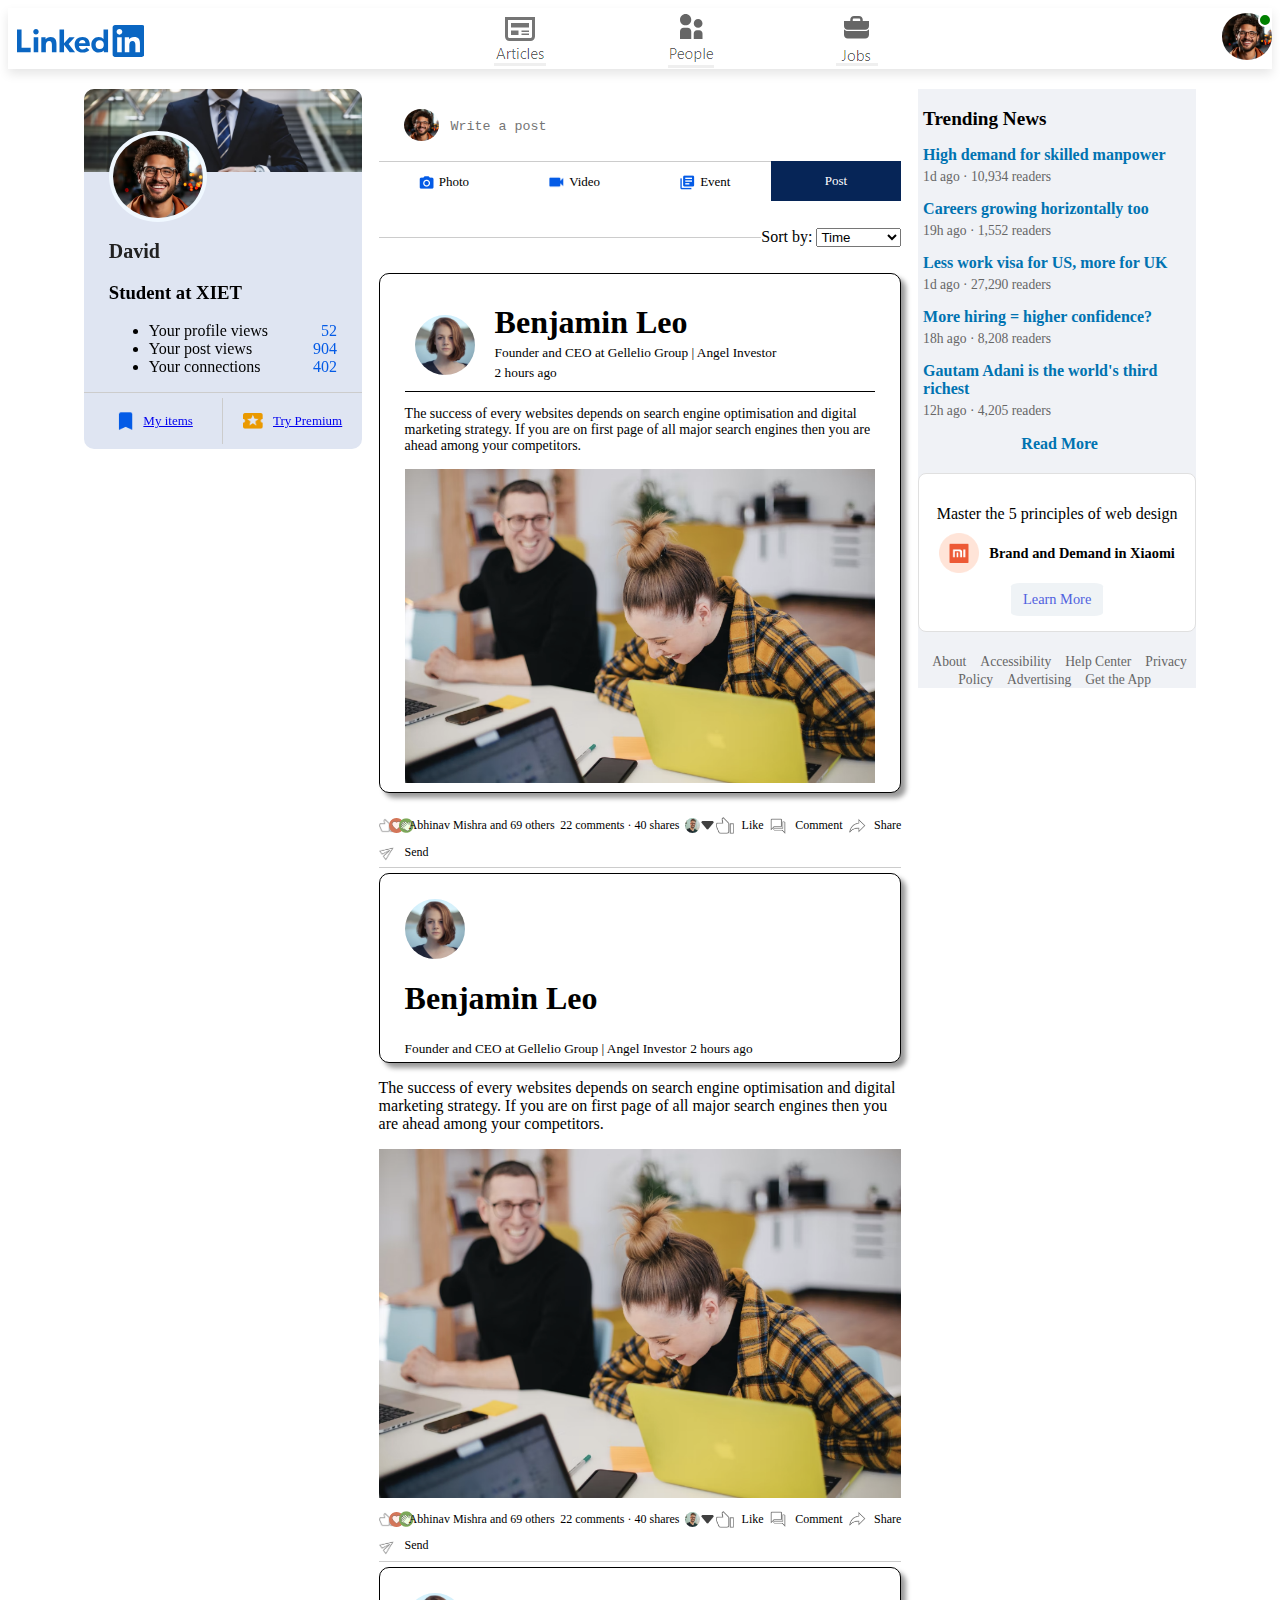
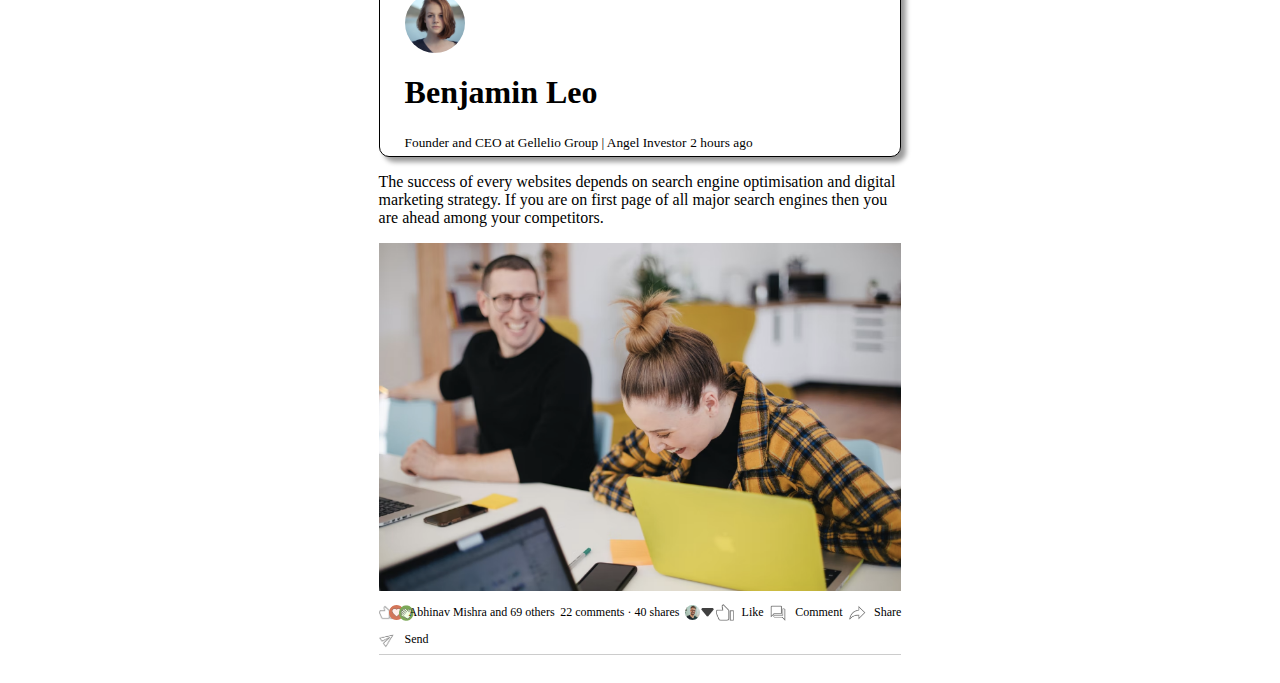
<file: index.html>
<!DOCTYPE html>
<html lang="en">
<head>
    <meta charset="UTF-8">
    <meta name="viewport" content="width=device-width, initial-scale=1.0">
    <title>Document</title>
    <link rel="stylesheet" href="style-home.css">
</head>
<body>
        <nav class="navbar">
            <img src="images/logo.png" alt="LinkedIn">
            <div class="go-to">
                <a href="articles.html">
            <button class="nav-button">
                <img src="images/articles.png" alt="articles" class="clickable-img">
            </button> </a>
            <a href="articles.html">
            <button class="nav-button">
                <img src="images/people.png" alt="people" class="clickable-img">
            </button>
            </a>
            <a href="articles.html">
            <button class="nav-button">
                <img src="images/jobs.png" alt="jobs" class="clickable-img">
            </button></a>
            </div>
            <div class="online">
                <label for="profile-toggle" class="profile-label">
                    <img src="images/profile.png" id="profilepic" alt="Profile">
                </label>
            </div>
            <input type="checkbox" id="profile-toggle" class="profile-checkbox">
            <div class="profile-dropdown" id="profileDropdown">
                <div class="profile-info">
                    <img src="images/profile.png" alt="Profile Picture">
                    <h2>Rayan Walton</h2>
                    <p>See your profile</p>
                </div>
                <ul>
                    <li><a href="#">Give Feedback</a></li>
                    <li><a href="#">Settings & Privacy</a></li>
                    <li><a href="#">Help & Support</a></li>
                    <li><a href="#">Display & Accessibility</a></li>
                    <li><a href="#">Logout</a></li>
                </ul>
            </div>
            

            </div>
        </nav> 
<div class="container">
    <div class="left-side-bar">
        <div class="sidebar-profile-box">
            <img src="images/images2/cover-pic.png" width="100%">
            <div class="sidebar-profile-info">
                <img src="images/profile.png">
                <h1>David</h1>
                <h3>Student at XIET</h3>
                <ul>
                    <li>Your profile views <span>52</span></li>
                    <li>Your post views <span>904</span></li>
                    <li>Your connections <span>402</span></li>
                </ul>
            </div>
            <div class="sidebar-profile-link">
                <a href="#"><img src="images/images2/items.png"> My items </a>
                <a href="#"><img src="images/images2/premium.png"> Try Premium</a>
            </div>
        </div>

    </div>
    <div class="main-content">
        <div class="create-post">
            <div class="create-post-input">
                <img src="images/profile.png">
                <textarea rows="2" placeholder="Write a post"></textarea>
            </div>
            <div class="create-post-links">
              <li><img src="images/images2/photo.png">Photo</li>
              <li><img src="images/images2/video.png">Video</li>
              <li><img src="images/images2/event.png">Event</li>
              <li>Post</li>
            </div>
        </div>
        <div class="sort-by">
          <hr>
  
          <p>Sort by: <span>
            <select name="" id=""><img src="images/images2/down-arrow.png">
            <option value="time">Time</option>
            <option value="relevance">Relevance</option>
          </select></span></p>
        </div>

        <div class="post">
          <div class="post-header">
            <div class="post-author">
              <img src="images/images2/user-3.png">
            </div>
            <div class="post-author2">
              <h1>Benjamin Leo</h1>
              <small>Founder and CEO at Gellelio Group | Angel Investor</small>
              <small>2 hours ago</small>
            </div>
          </div>
  
          <div class="post-content">
            <p>The success of every websites depends on search engine optimisation and 
              digital marketing strategy. If you are on first page of all major search engines
              then you are ahead among your competitors.</p>
            <img src="images/images2/post-image-1.png" width="100%">
          </div>
        </div>


        <div class="post-stats">
          <div>
            <img src="images/images2/thumbsup.png">
            <img src="images/images2/love.png">
            <img src="images/images2/clap.png">
            <span class="liked">Abhinav Mishra and 69 others</span>
        </div>
        <div>
          <span>22 comments &middot; 40 shares</span>
        </div>
        <div class="post-activity">
            <img src="images/images2/user-1.png" class="post-activity-user-icon">
            <img src="images/images2/down-arrow.png" class="post-activity-arrow-icon">
        </div>
        <div class="post-activity-link">
            <img src="images/images2/like.png">
            <span>Like</span>
        </div>
        <div class="post-activity-link">
            <img src="images/images2/comment.png">
            <span>Comment</span>
        </div>
        <div class="post-activity-link">
            <img src="images/images2/share.png">
            <span>Share</span>
        </div>
        <div class="post-activity-link">
            <img src="images/images2/send.png">
            <span>Send</span>
        </div>

    </div>
    <div class="post">
        <div class="post-author">
          <img src="images/images2/user-3.png">
          </div>
          <div>
            <h1>Benjamin Leo</h1>
            <small>Founder and CEO at Gellelio Group | Angel Investor</small>
            <small>2 hours ago</small>
        </div>
      </div>
      <p>The success of every websites depends on search engine optimisation and 
      digital marketing strategy. If you are on first page of all major search engines
      then you are ahead among your competitors.</p>
      <img src="images/images2/post-image-1.png" width="100%">


      <div class="post-stats">
        <div>
          <img src="images/images2/thumbsup.png">
          <img src="images/images2/love.png">
          <img src="images/images2/clap.png">
          <span class="liked">Abhinav Mishra and 69 others</span>
      </div>
      <div>
        <span>22 comments &middot; 40 shares</span>
      </div>
      <div class="post-activity">
          <img src="images/images2/user-1.png" class="post-activity-user-icon">
          <img src="images/images2/down-arrow.png" class="post-activity-arrow-icon">
      </div>
      <div class="post-activity-link">
          <img src="images/images2/like.png">
          <span>Like</span>
      </div>
      <div class="post-activity-link">
          <img src="images/images2/comment.png">
          <span>Comment</span>
      </div>
      <div class="post-activity-link">
          <img src="images/images2/share.png">
          <span>Share</span>
      </div>
      <div class="post-activity-link">
          <img src="images/images2/send.png">
          <span>Send</span>
      </div>

  </div>
  <div class="post">
    <div class="post-author">
      <img src="images/images2/user-3.png">
      </div>
      <div>
        <h1>Benjamin Leo</h1>
        <small>Founder and CEO at Gellelio Group | Angel Investor</small>
        <small>2 hours ago</small>
    </div>
  </div>
  <p>The success of every websites depends on search engine optimisation and 
  digital marketing strategy. If you are on first page of all major search engines
  then you are ahead among your competitors.</p>
  <img src="images/images2/post-image-1.png" width="100%">


  <div class="post-stats">
    <div>
      <img src="images/images2/thumbsup.png">
      <img src="images/images2/love.png">
      <img src="images/images2/clap.png">
      <span class="liked">Abhinav Mishra and 69 others</span>
  </div>
  <div>
    <span>22 comments &middot; 40 shares</span>
  </div>
  <div class="post-activity">
      <img src="images/images2/user-1.png" class="post-activity-user-icon">
      <img src="images/images2/down-arrow.png" class="post-activity-arrow-icon">
  </div>
  <div class="post-activity-link">
      <img src="images/images2/like.png">
      <span>Like</span>
  </div>
  <div class="post-activity-link">
      <img src="images/images2/comment.png">
      <span>Comment</span>
  </div>
  <div class="post-activity-link">
      <img src="images/images2/share.png">
      <span>Share</span>
  </div>
  <div class="post-activity-link">
      <img src="images/images2/send.png">
      <span>Send</span>
  </div>

</div>


    </div>
    <div class="right-sidebar">
        <div class="trending-news">
          <h3>Trending News</h3>
          <ul>
            <li>
              <a href="#">High demand for skilled manpower</a>
              <p>1d ago · 10,934 readers</p>
            </li>
            <li>
              <a href="#">Careers growing horizontally too</a>
              <p>19h ago · 1,552 readers</p>
            </li>
            <li>
              <a href="#">Less work visa for US, more for UK</a>
              <p>1d ago · 27,290 readers</p>
            </li>
            <li>
              <a href="#">More hiring = higher confidence?</a>
              <p>18h ago · 8,208 readers</p>
            </li>
            <li>
              <a href="#">Gautam Adani is the world's third richest</a>
              <p>12h ago · 4,205 readers</p>
            </li>
          </ul>
          <a href="#" class="read-more">Read More</a>
        </div>
        
        <div class="advertisement">
          <p>Master the 5 principles of web design</p>
          <div class="ad-brand">
            <img src="images/images2/mi-logo.png" alt="Xiaomi Logo">
            <span>Brand and Demand in Xiaomi</span>
          </div>
          <a href="#" class="learn-more">Learn More</a>
        </div>
      
        <div class="footer-links">
          <a href="#">About</a>
          <a href="#">Accessibility</a>
          <a href="#">Help Center</a>
          <a href="#">Privacy Policy</a>
          <a href="#">Advertising</a>
          <a href="#">Get the App</a>
        </div>
      </div>
      
</div>
    
</body>
</html>
</file>
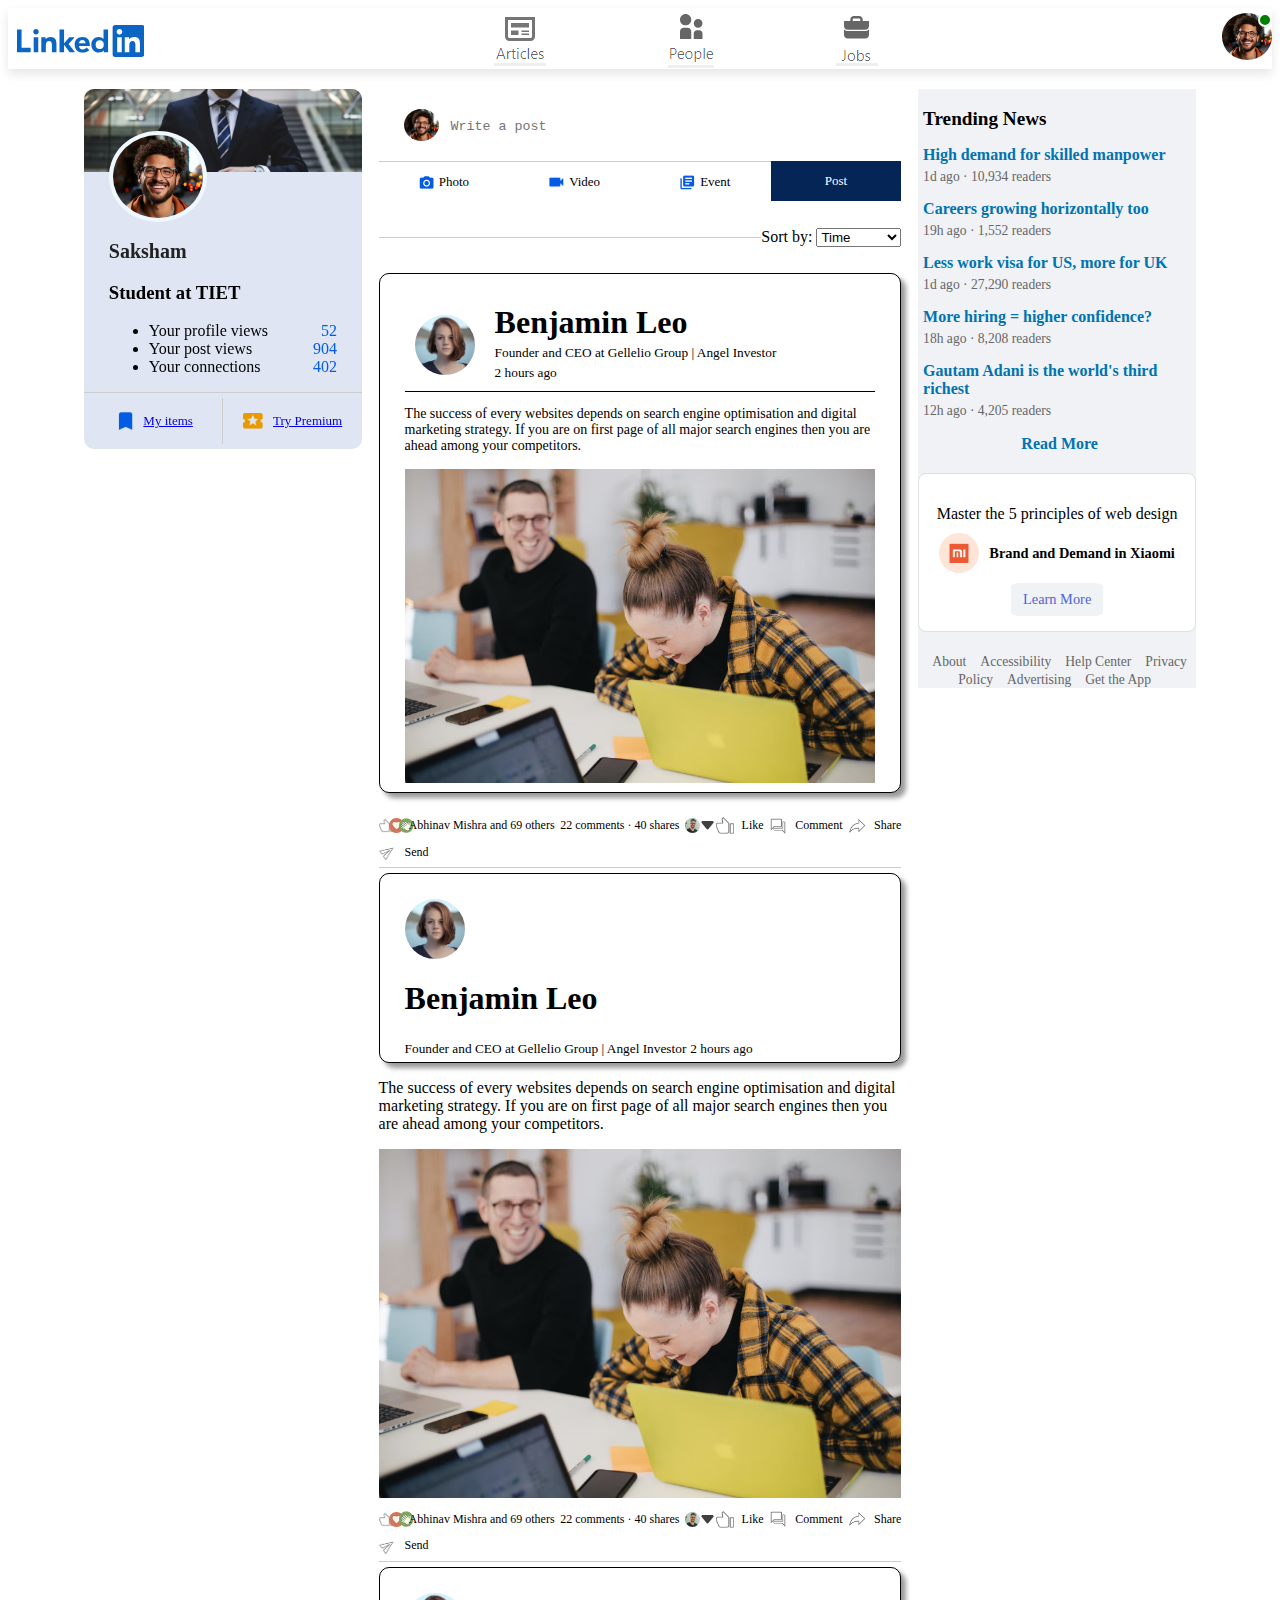
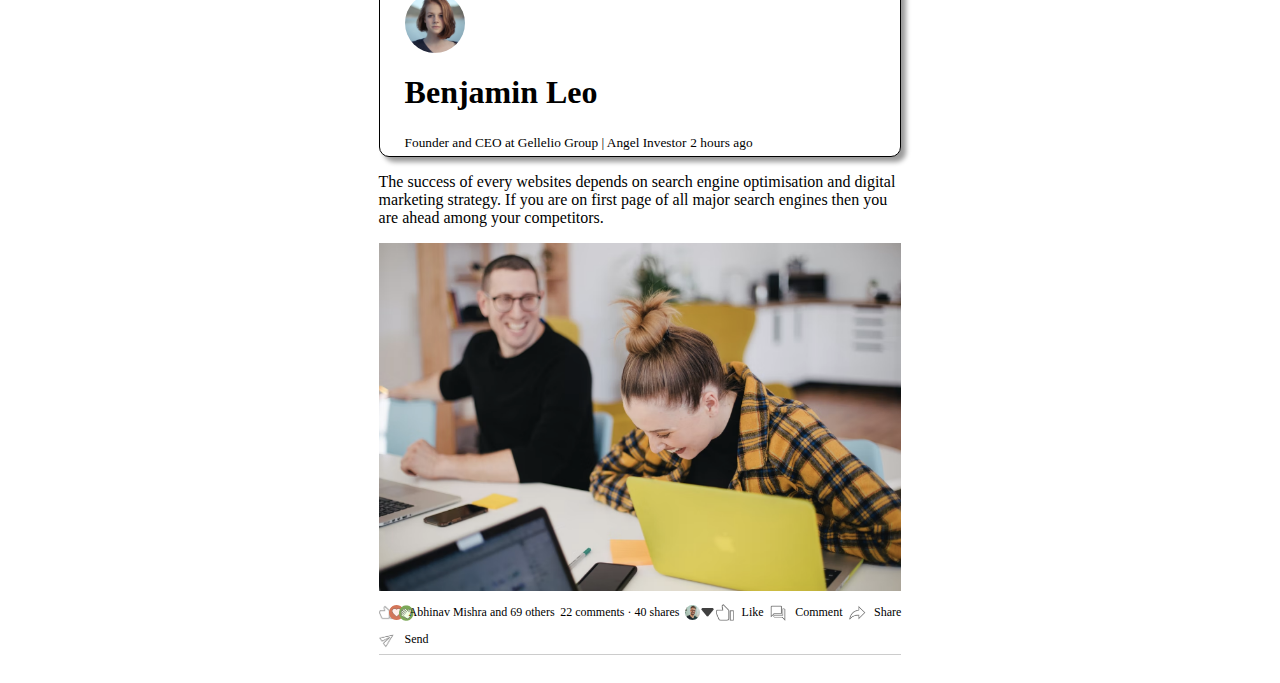
<file: homepage.html>
<!DOCTYPE html>
<html lang="en">
<head>
    <meta charset="UTF-8">
    <meta name="viewport" content="width=device-width, initial-scale=1.0">
    <title>Document</title>
    <link rel="stylesheet" href="style-home.css">
</head>
<body>
        <nav class="navbar">
            <img src="images/logo.png" alt="LinkedIn">
            <div class="go-to">
                <a href="articles.html">
            <button class="nav-button">
                <img src="images/articles.png" alt="articles" class="clickable-img">
            </button> </a>
            <a href="articles.html">
            <button class="nav-button">
                <img src="images/people.png" alt="people" class="clickable-img">
            </button>
            </a>
            <a href="articles.html">
            <button class="nav-button">
                <img src="images/jobs.png" alt="jobs" class="clickable-img">
            </button></a>
            </div>
            <div class="online">
                <label for="profile-toggle" class="profile-label">
                    <img src="images/profile.png" id="profilepic" alt="Profile">
                </label>
            </div>
            <input type="checkbox" id="profile-toggle" class="profile-checkbox">
            <div class="profile-dropdown" id="profileDropdown">
                <div class="profile-info">
                    <img src="images/profile.png" alt="Profile Picture">
                    <h2>Rayan Walton</h2>
                    <p>See your profile</p>
                </div>
                <ul>
                    <li><a href="#">Give Feedback</a></li>
                    <li><a href="#">Settings & Privacy</a></li>
                    <li><a href="#">Help & Support</a></li>
                    <li><a href="#">Display & Accessibility</a></li>
                    <li><a href="#">Logout</a></li>
                </ul>
            </div>
            

            </div>
        </nav> 
<div class="container">
    <div class="left-side-bar">
        <div class="sidebar-profile-box">
            <img src="images/images2/cover-pic.png" width="100%">
            <div class="sidebar-profile-info">
                <img src="images/profile.png">
                <h1>Saksham</h1>
                <h3>Student at TIET</h3>
                <ul>
                    <li>Your profile views <span>52</span></li>
                    <li>Your post views <span>904</span></li>
                    <li>Your connections <span>402</span></li>
                </ul>
            </div>
            <div class="sidebar-profile-link">
                <a href="#"><img src="images/images2/items.png"> My items </a>
                <a href="#"><img src="images/images2/premium.png"> Try Premium</a>
            </div>
        </div>

    </div>
    <div class="main-content">
        <div class="create-post">
            <div class="create-post-input">
                <img src="images/profile.png">
                <textarea rows="2" placeholder="Write a post"></textarea>
            </div>
            <div class="create-post-links">
              <li><img src="images/images2/photo.png">Photo</li>
              <li><img src="images/images2/video.png">Video</li>
              <li><img src="images/images2/event.png">Event</li>
              <li>Post</li>
            </div>
        </div>
        <div class="sort-by">
          <hr>
  
          <p>Sort by: <span>
            <select name="" id=""><img src="images/images2/down-arrow.png">
            <option value="time">Time</option>
            <option value="relevance">Relevance</option>
          </select></span></p>
        </div>

        <div class="post">
          <div class="post-header">
            <div class="post-author">
              <img src="images/images2/user-3.png">
            </div>
            <div class="post-author2">
              <h1>Benjamin Leo</h1>
              <small>Founder and CEO at Gellelio Group | Angel Investor</small>
              <small>2 hours ago</small>
            </div>
          </div>
  
          <div class="post-content">
            <p>The success of every websites depends on search engine optimisation and 
              digital marketing strategy. If you are on first page of all major search engines
              then you are ahead among your competitors.</p>
            <img src="images/images2/post-image-1.png" width="100%">
          </div>
        </div>


        <div class="post-stats">
          <div>
            <img src="images/images2/thumbsup.png">
            <img src="images/images2/love.png">
            <img src="images/images2/clap.png">
            <span class="liked">Abhinav Mishra and 69 others</span>
        </div>
        <div>
          <span>22 comments &middot; 40 shares</span>
        </div>
        <div class="post-activity">
            <img src="images/images2/user-1.png" class="post-activity-user-icon">
            <img src="images/images2/down-arrow.png" class="post-activity-arrow-icon">
        </div>
        <div class="post-activity-link">
            <img src="images/images2/like.png">
            <span>Like</span>
        </div>
        <div class="post-activity-link">
            <img src="images/images2/comment.png">
            <span>Comment</span>
        </div>
        <div class="post-activity-link">
            <img src="images/images2/share.png">
            <span>Share</span>
        </div>
        <div class="post-activity-link">
            <img src="images/images2/send.png">
            <span>Send</span>
        </div>

    </div>
    <div class="post">
        <div class="post-author">
          <img src="images/images2/user-3.png">
          </div>
          <div>
            <h1>Benjamin Leo</h1>
            <small>Founder and CEO at Gellelio Group | Angel Investor</small>
            <small>2 hours ago</small>
        </div>
      </div>
      <p>The success of every websites depends on search engine optimisation and 
      digital marketing strategy. If you are on first page of all major search engines
      then you are ahead among your competitors.</p>
      <img src="images/images2/post-image-1.png" width="100%">


      <div class="post-stats">
        <div>
          <img src="images/images2/thumbsup.png">
          <img src="images/images2/love.png">
          <img src="images/images2/clap.png">
          <span class="liked">Abhinav Mishra and 69 others</span>
      </div>
      <div>
        <span>22 comments &middot; 40 shares</span>
      </div>
      <div class="post-activity">
          <img src="images/images2/user-1.png" class="post-activity-user-icon">
          <img src="images/images2/down-arrow.png" class="post-activity-arrow-icon">
      </div>
      <div class="post-activity-link">
          <img src="images/images2/like.png">
          <span>Like</span>
      </div>
      <div class="post-activity-link">
          <img src="images/images2/comment.png">
          <span>Comment</span>
      </div>
      <div class="post-activity-link">
          <img src="images/images2/share.png">
          <span>Share</span>
      </div>
      <div class="post-activity-link">
          <img src="images/images2/send.png">
          <span>Send</span>
      </div>

  </div>
  <div class="post">
    <div class="post-author">
      <img src="images/images2/user-3.png">
      </div>
      <div>
        <h1>Benjamin Leo</h1>
        <small>Founder and CEO at Gellelio Group | Angel Investor</small>
        <small>2 hours ago</small>
    </div>
  </div>
  <p>The success of every websites depends on search engine optimisation and 
  digital marketing strategy. If you are on first page of all major search engines
  then you are ahead among your competitors.</p>
  <img src="images/images2/post-image-1.png" width="100%">


  <div class="post-stats">
    <div>
      <img src="images/images2/thumbsup.png">
      <img src="images/images2/love.png">
      <img src="images/images2/clap.png">
      <span class="liked">Abhinav Mishra and 69 others</span>
  </div>
  <div>
    <span>22 comments &middot; 40 shares</span>
  </div>
  <div class="post-activity">
      <img src="images/images2/user-1.png" class="post-activity-user-icon">
      <img src="images/images2/down-arrow.png" class="post-activity-arrow-icon">
  </div>
  <div class="post-activity-link">
      <img src="images/images2/like.png">
      <span>Like</span>
  </div>
  <div class="post-activity-link">
      <img src="images/images2/comment.png">
      <span>Comment</span>
  </div>
  <div class="post-activity-link">
      <img src="images/images2/share.png">
      <span>Share</span>
  </div>
  <div class="post-activity-link">
      <img src="images/images2/send.png">
      <span>Send</span>
  </div>

</div>


    </div>
    <div class="right-sidebar">
        <div class="trending-news">
          <h3>Trending News</h3>
          <ul>
            <li>
              <a href="#">High demand for skilled manpower</a>
              <p>1d ago · 10,934 readers</p>
            </li>
            <li>
              <a href="#">Careers growing horizontally too</a>
              <p>19h ago · 1,552 readers</p>
            </li>
            <li>
              <a href="#">Less work visa for US, more for UK</a>
              <p>1d ago · 27,290 readers</p>
            </li>
            <li>
              <a href="#">More hiring = higher confidence?</a>
              <p>18h ago · 8,208 readers</p>
            </li>
            <li>
              <a href="#">Gautam Adani is the world's third richest</a>
              <p>12h ago · 4,205 readers</p>
            </li>
          </ul>
          <a href="#" class="read-more">Read More</a>
        </div>
        
        <div class="advertisement">
          <p>Master the 5 principles of web design</p>
          <div class="ad-brand">
            <img src="images/images2/mi-logo.png" alt="Xiaomi Logo">
            <span>Brand and Demand in Xiaomi</span>
          </div>
          <a href="#" class="learn-more">Learn More</a>
        </div>
      
        <div class="footer-links">
          <a href="#">About</a>
          <a href="#">Accessibility</a>
          <a href="#">Help Center</a>
          <a href="#">Privacy Policy</a>
          <a href="#">Advertising</a>
          <a href="#">Get the App</a>
        </div>
      </div>
      
</div>
    
</body>
</html>
</file>
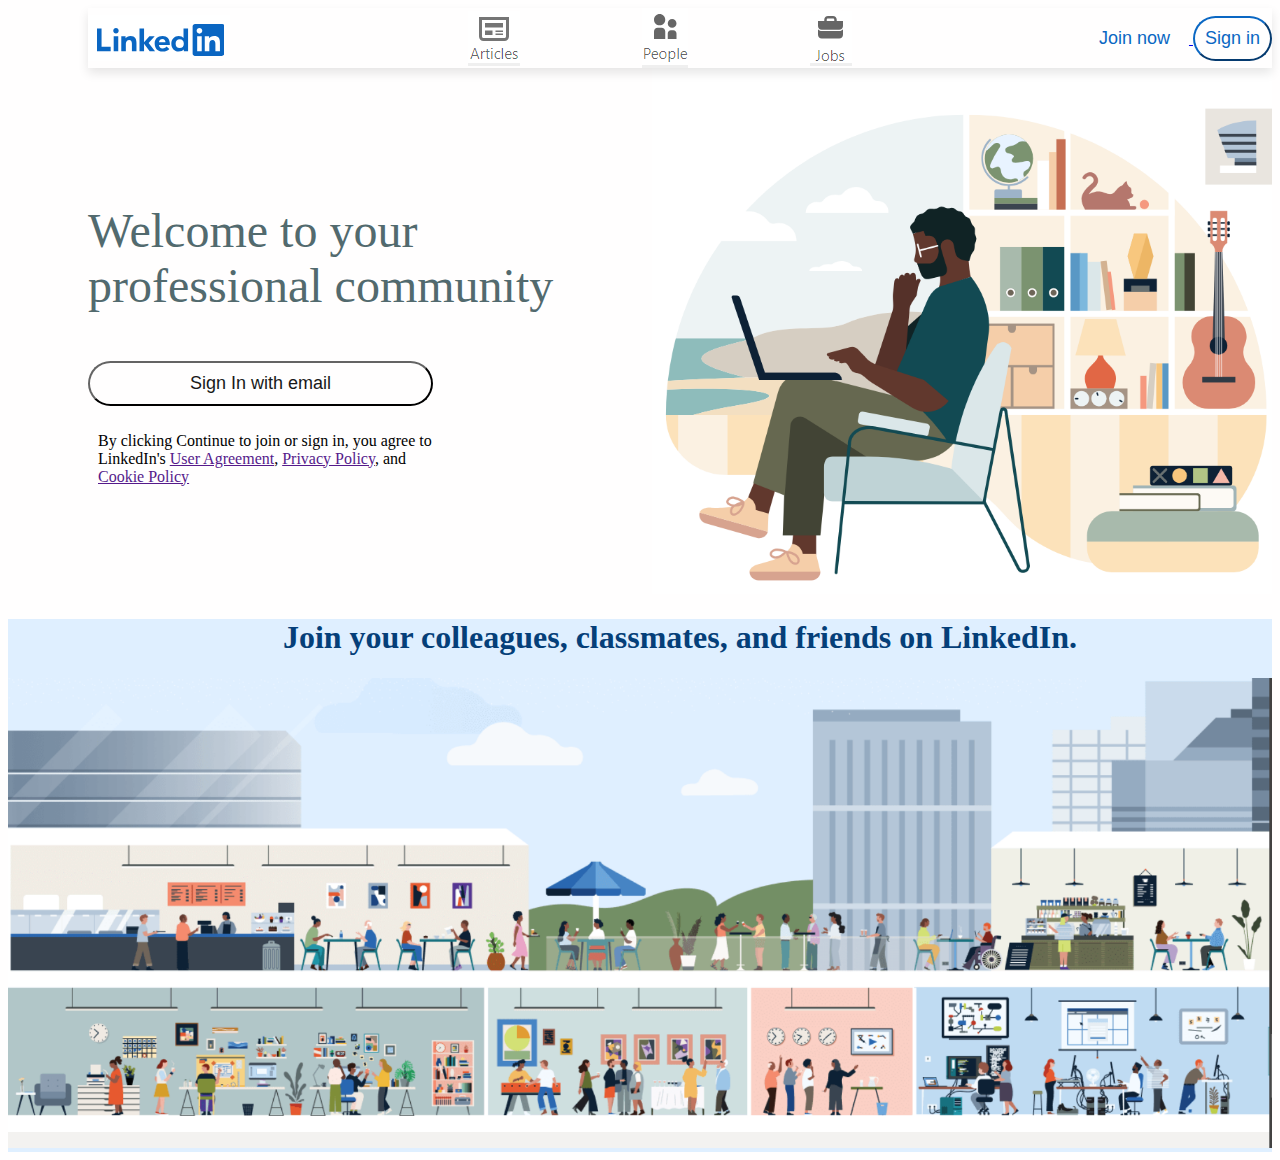
<file: welcome.html>
<!DOCTYPE html>
<html lang="en">
<head>
    <meta charset="UTF-8">
    <meta name="viewport" content="width=device-width, initial-scale=1.0">
    <title>Document</title>
    <link rel="stylesheet" href="style.css">
</head>
<body>
    <nav class="navbar">
        <img src="images/logo.png" alt="LinkedIn">
        <div class="go-to">
        <button class="nav-button">
            <img src="images/articles.png" alt="articles" class="clickable-img">
        </button>
        <button class="nav-button">
            <img src="images/people.png" alt="people" class="clickable-img">
        </button>
        <button class="nav-button">
            <img src="images/jobs.png" alt="jobs" class="clickable-img">
        </button>
        </div>
    
        <div class="Login">
        <a href="signup1.html"><button id="joinnow">
            Join now
        </button>
        </a>
        <a href="login.html">
        <button id="signin">
            Sign in
        </button>
        </a>
    </div>
    </nav>
    <div class="content">
    <section>
        <div class="welcome">
        <p>Welcome to your professional community</p>
        </div>
        <a href="login.html">
            <button id="signemail" > Sign In with email </button>
            </a>
        <div class="policy">
            <p>By clicking Continue to join or sign in, you agree to LinkedIn's 
            <a href="">User Agreement</a>, <a href="">Privacy Policy</a>, and <a href=""> Cookie Policy </a> </p>
        </div>
    </section>
    <aside class="aside">
        <img id="asidebg" src="images/asidebg.png">
    </aside>
    </div>
    <div id="foot">
        <h1 id="join">Join your colleagues, classmates, and friends on LinkedIn.</h1>
        <img src="images/foot.png" alt="footer illustration" id="footill">
    </div>
    
</body>
</html>
</file>
<file: style-home.css>
.clickable-img{
    width: auto;
    height: auto;

}
.navbar{
    margin-left: 0px;
    display: flex;
    justify-content: space-between;
    align-items: center;
    position: sticky;
    z-index: 100;
    box-shadow: 0 5px 10px rgba(0, 0, 0, 0.1);
    top: 0;
    background-color: #ffffff;
}
.go-to{
  width: 30vw;
  display: flex;
  justify-content: space-between;
  align-items: center;
}
.nav-button {
    border: none; 
    padding: 0;
    cursor: pointer;
    transition: background-color 0.8s;
}
.nav-button:hover {
    background-color: #0A67C3;

}
.nav-profile{
    border: none;
    padding: 0;
}
#profilepic{
    border-radius: 50%;
    width: 50px;
    display: block;
    cursor: pointer;
    position: relative;
}
.online{
    position: relative;
}
.online::after{
    content:'';
    width: 10px;
    height: 10px;
    border: 2px solid white;
    border-radius: 50%;
    right: 0px;
    top: 0px;
    background: green;
    position: absolute;
}
/*-------navbarend--------*/
.container{
    padding: 20px 6%;
    display: flex;
    flex-wrap: wrap;
    justify-content: space-between;
}
/* left-side-bar */
.left-side-bar{
    flex-basis: 25%;
    align-self: flex-start;
    position: sticky;
    top: 73px;
    margin-top: 0%;
}
.sidebar-profile-box{
    background: #dfe5f2;
    border-radius: 10px;
    overflow: hidden;
}
.sidebar-profile-info{
    padding: 0 25px;
}
.sidebar-profile-info img{
    width: 90px;
    border-radius: 50%;
    background-color: aliceblue;
    padding: 4px;
    margin-top: -45px;
}
.sidebar-profile-info h1{
    font-size: 20px;
    font-weight: 600;
    color: #222;
}
.side-profile-info h3{
    font-size: 14px;
    font-weight: 500;
    color: #777;
}
.side-profile-info ul{
    list-style: none;
    margin: 20px 0;
}
.side-profile-info ul li{
    width: 100%;
    margin: 5px 0;
    font-size: 13px;
}
.sidebar-profile-info ul li span{
    float: right;
    color: #045be6;
}
.sidebar-profile-link{
    display: flex;
    align-items: center;
    border-top: 1px solid #ccc ;
}
.sidebar-profile-link a{
    flex-basis: 50%;
    display: flex;
    align-items: center;
    justify-content: center;
    padding: 15px 0;
    font-size: 13px;
    border-left: 1px solid #ccc;
}
.sidebar-profile-link a:first-child{
    border-left: 0;
}
.sidebar-profile-link a img{
    width: 20px;
    margin-right: 10px;
}


/*right-side-bar*/


.right-sidebar{
    flex-basis: 25%;
    align-self: flex-start;
    background-color:#f0f2f6;
    position: sticky;
    top: 73px;
    margin-top: 0%;
}
.trending-news{
    margin-left: 5px;
}
.trending-news h3 {
    font-size: 1.2rem;
    margin-bottom: 10px;
  }
  
  .trending-news ul {
    list-style-type: none;
    padding: 0;
  }
  
  .trending-news li {
    margin-bottom: 15px;
  }
  
  .trending-news a {
    text-decoration: none;
    font-size: 1rem;
    color: #0073b1;
    font-weight: bold;
  }
  
  .trending-news p {
    font-size: 0.85rem;
    color: #666;
    margin: 5px 0 0;
  }
  
  .read-more {
    display: block;
    text-align: center;
    margin-top: 10px;
    font-size: 0.9rem;
    color: #0073b1;
    text-decoration: none;
    font-weight: bold;
  }
  
  /* Advertisement Section */
  .advertisement {
    background-color: #ffffff;
    padding: 15px;
    margin-top: 20px;
    border-radius: 8px;
    border: 1px solid #e0e0e0;
    text-align: center;
  }
  
  .advertisement p {
    font-size: 1rem;
    margin-bottom: 10px;
  }
  
  .ad-brand {
    display: flex;
    align-items: center;
    justify-content: center;
    margin-bottom: 10px;
  }
  
  .ad-brand img {
    width: 40px;
    height: 40px;
    margin-right: 10px;
  }
  
  .ad-brand span {
    font-size: 0.9rem;
    font-weight: bold;
  }
  
  .learn-more {
    display: inline-block;
    padding: 8px 12px;
    background-color: #eff3f6;
    color: rgb(81, 98, 223);
    border-radius: 10%;
    text-decoration: none;
    font-size: 0.9rem;
  }
  
  /* Footer Links */
  .footer-links {
    margin-top: 20px;
    text-align: center;
  }
  
  .footer-links a {
    text-decoration: none;
    color: #666;
    font-size: 0.85rem;
    margin: 0 5px;
  }
  
  .footer-links a:hover {
    color: #0073b1;
  }
/*main-content*/
.main-content{
    flex-basis: 47%;
}
.create-post{
    background-color: #fff;
}
.create-post-input{
    padding: 20px 25px 10px;
    display: flex;
    align-items: flex-start;
}
.create-post-input img{
    width: 35px;
    border-radius: 50%;
    margin-right: 10px;
}
.create-post-input textarea{
    width: 100%;
    border: 0;
    outline: 0;
    resize: none;
    background: transparent;
    margin-top: 8px;
}
::placeholder{
  font-weight: 500;
}
.create-post-links{
  display: flex;
  align-items: flex-start;
}
.create-post-links li{
  list-style: none;
  border-top: 1px solid #ccc;
  border-radius: 1px solid #ccc;
  flex-basis: 25%;
  height: 40px;
  font-size: 13px;
  display: flex;
  align-items: center;
  justify-content: center;
  cursor: pointer;
  transition: 0.5s;
}
.create-post-links  li:last-child{
  background: #062557;
  color: #fff;
  border-top: 0;
  border-right: 0;
}
.create-post-links li:last-child:hover{
  background-color: #045be6;
}

.create-post-links li:hover{
  background-color: #3dc119;
}
.create-post-links li img{
  width: 15px;
  margin-right: 5px;
}
.sort-by{
  display: flex;
  align-items: center;
  margin: 10px 0;
}
.sort-by hr{
  flex: 1;
  border: 0;
  height: 1px;
  background: #ccc;
}
.sort-by p{
  font-size: 13;
  padding-left: 5;
}
.sort-by p span{
  font-weight: 600;
  cursor: pointer;
}
.sort-by p span img{
  width: 12px;
  margin-left: 3px;
}
.post{
  background: #fff;
  padding: 20px 25px 5px;
  margin: 5px 0 15px;
  border: 1px solid black;
  border-radius: 10px;
  box-shadow: 5px 5px 5px rgba(0, 0, 0, 0.4);
}
.post-header{
  display: flex;
  flex-direction: row;
  align-items: center;
  padding: 10px;
  gap: 10px;
  border-bottom: 1px solid black;

}
.post-author{
  display: flex;
  align-items: flex-start;
  /* margin-bottom: 20px; */
}
.post-author img{
  width: 60px;
  border-radius: 50%;
  margin-right: 10px;
  margin-top: 5px;
}

.post-author2{
  display: flex;
  flex-direction: column;
  gap: 4px;
}
.post-author2 h1{
  margin: 0;
}
.post p{
  font-size: 14px;
  margin-bottom: 15px;
}
.post-stats{
    display: flex;
    flex-wrap: wrap;
    align-items: center;
    justify-content: space-between;
    font-size: 12px;
    border-bottom: 1px solid #ccc;
    padding-bottom: 6px;
}
.post-stats div{
    display: flex;
    align-items: center;
}
.post-stats img{
    width: 15px;
    margin-right: -5px;

}
.linked-users{
    margin-left: 10px;
}
.post-activity{
    display: flex;
    align-items: center;
    justify-content: space-between;
    padding: 10px 0;
    font-size: 14px;
    font-weight: 500;
}
.post-activity div{
    display: flex;
    align-items: center;
}
.post-activity-user-icon{
    width: 22px;
    border-radius: 50%;
}
.post-activity-arrow-icon{
    width: 12px;
    margin-left: 5px;
}
.post-activity-link img{
    width: 18px;
    margin-right: 8px;
}
/* General styles for the profile */
.nav-profile {
    position: relative;
    display: inline-block;
}

.profile-label {
    cursor: pointer;
    display: inline-block;
}

.profile-checkbox {
    display: none; /* Hide the checkbox */
}

/* Dropdown styles */
.profile-dropdown {
    display: none;
    position: absolute;
    right: 0;
    top: 60px; /* Adjust based on your navbar height */
    background-color: #333; /* Background for the dropdown */
    color: #fff;
    border-radius: 8px;
    box-shadow: 0 4px 6px rgba(0, 0, 0, 0.1);
    width: 250px;
    z-index: 10;
}

/* Show dropdown when checkbox is checked */
.profile-checkbox:checked + .profile-dropdown {
    display: block;
}

/* Profile info section inside the dropdown */
.profile-dropdown .profile-info {
    padding: 15px;
    border-bottom: 1px solid #444;
    text-align: center;
}

.profile-dropdown .profile-info img {
    width: 50px;
    height: 50px;
    border-radius: 50%;
}

.profile-dropdown .profile-info h2 {
    font-size: 16px;
    margin: 10px 0 5px;
}

.profile-dropdown .profile-info p {
    font-size: 14px;
    color: #ccc;
}

/* Links inside the dropdown */
.profile-dropdown ul {
    list-style: none;
    margin: 0;
    padding: 0;
}

.profile-dropdown ul li {
    padding: 10px 15px;
    border-bottom: 1px solid #444;
}

.profile-dropdown ul li:last-child {
    border-bottom: none;
}

.profile-dropdown ul li a {
    text-decoration: none;
    color: #fff;
    display: block;
    font-size: 14px;
}

.profile-dropdown ul li a:hover {
    background-color: #555;
    border-radius: 4px;
}
/*-----media query*/
@media only screen and (max-width:600px){
.searchbox{

}
.searchboxinput{

}
.navbar-center ul li a span{
    display: none;
}
.navbar-center ul li a{
    padding-right: 0;
    margin: 5px;
}
.nav-profile-img{
    width: 30px;
}
.container{
    padding: 15px 3%;
}
.left-side-bar, .right-sidebar{
    flex-basis: 100%;
    position: relative;
    top: unset;
}
.main-content{ 
    flex-basis: 100%;
}
}
</file>
<file: style.css>
body {
    background-color: #FFFEFE;
}
.clickable-img{
    width: auto;
    height: auto;

}
.navbar{
    margin-left: 80px;
    display: flex;
    justify-content: space-between;
    align-items: center;
    position: sticky;
    z-index: 100;
    box-shadow: 0 5px 10px rgba(0, 0, 0, 0.1);
}
.go-to{
  width: 30vw;
  display: flex;
  justify-content: space-between;
  align-items: center;
}
.nav-button {
    border: none; 
    padding: 0;
    cursor: pointer;
    transition: background-color 0.8s;
}
.nav-button:hover {
    background-color: #0A67C3;

}
#signin {
    font-size: large;
    color: #0A67C3;
    background-color: #FFFEFE;
    border-color: #0A67C3;
    border-width: 2px;
    border-radius: 30px;
    padding: 10px;
    cursor: pointer;
}
#joinnow {
    font-size: large;
    color: #0A67C3;
    background-color: #FFFEFE;
    border: solid transparent;
    cursor: pointer;
    margin-right: 10px;
}
#joinnow:hover {
    font-size: large;
    color: #0A67C3;
    background-color: #FFFEFE;
    border-color: #0A67C3;
    border-width: 2px;
    border-radius: 30px;
    padding: 10px;
    cursor: pointer;
}
section {
    margin-left: 80px;
}
.welcome {
    color: #526A6E;
    font-size: xxx-large;
    width: auto;
}
#signemail {
    font-size: large;
    color: #181919;
    background-color: #FFFEFE;
    border-color: #101010;
    border-width: 2px;
    border-radius: 30px;
    padding: 10px 100px 10px 100px;
    cursor: pointer;

}
.content {
    display: flex;
    justify-content: center;
    align-items: center;

}
.policy {
    width: 350px;
    height: auto;
    margin: 5px;
    padding: 5px;
} 
#asidebg {
    max-width: 100%;
    min-width: 50%;
    height: auto;
}
#foot {
    background-color: #DFEFFF;
}
#join {
    display: flex;
    justify-content: center;
    align-items: center;
    margin-left: 80px;
    color: #053f79;
    font-style:;
}
#footill {
    max-width: 100vw;
    width: 100%;
}
/*login page styling */
.logbody {
    display: flex;
    justify-content: center;
}

.container {
    text-align: center;
    width: 100%;
    max-width: 400px;
  }
  
  /* Logo */
  .logo img {
    width: 80px;
    margin-bottom: 20px;
  }
  
  /* Card */
  .card {
    background-color: #fff;
    padding: 30px;
    border-radius: 8px;
    box-shadow: 0 4px 12px rgba(0, 0, 0, 0.1);
  }
  
  .card h2 {
    font-size: 24px;
    margin-bottom: 20px;
  }
  
  /* Google Button */
  .google-btn {
    display: flex;
    align-items: center;
    justify-content: center;
    width: 100%;
    padding: 10px;
    border: 1px solid #ddd;
    border-radius: 4px;
    background-color: #fff;
    color: #333;
    font-size: 16px;
    cursor: pointer;
    margin-bottom: 20px;
  }
  
  .google-btn img {
    width: 20px;
    margin-right: 10px;
  }
  
  /* Divider */
  .divider {
    display: flex;
    align-items: center;
    text-align: center;
    color: #777;
    margin: 15px 0;
  }
  
  .divider hr {
    flex: 1;
    border: none;
    height: 1px;
    background-color: #ddd;
  }
  
  .divider span {
    margin: 0 10px;
    font-size: 14px;
  }
  
  /* Form Fields */
  form input[type="text"], form input[type="password"] {
    width: 100%;
    padding: 10px;
    border: 1px solid #ddd;
    border-radius: 4px;
    margin-bottom: 15px;
  }
  
  .password-field {
    position: relative;
  }
  
  .show-password {
    position: absolute;
    right: 10px;
    top: 50%;
    transform: translateY(-50%);
    color: #0073b1;
    font-size: 14px;
    cursor: pointer;
  }
  
  .forgot-password {
    color: #0073b1;
    font-size: 14px;
    text-decoration: none;
    display: block;
    margin-bottom: 15px;
  }
  
  /* Checkbox */
  .checkbox {
    display: flex;
    align-items: center;
    margin-bottom: 20px;
  }
  
  .checkbox input {
    margin-right: 8px;
  }
  
  .checkbox label {
    color: #333;
    font-size: 14px;
  }
  
  /* Sign In Button */
  .sign-in-btn {
    width: 100%;
    padding: 10px;
    border: none;
    border-radius: 4px;
    background-color: #0073b1;
    color: #fff;
    font-size: 16px;
    cursor: pointer;
  }
  
  /* Footer Links */
  .footer {
    margin-top: 20px;
  }
  
  .footer a {
    color: #0073b1;
    font-size: 14px;
    text-decoration: none;
  }
  
  /* Bottom Links */
  .bottom-links {
    margin-top: 30px;
    font-size: 12px;
    color: #777;
  }
  
  .bottom-links a {
    margin: 0 8px;
    color: #777;
    text-decoration: none;
  }
</file>
